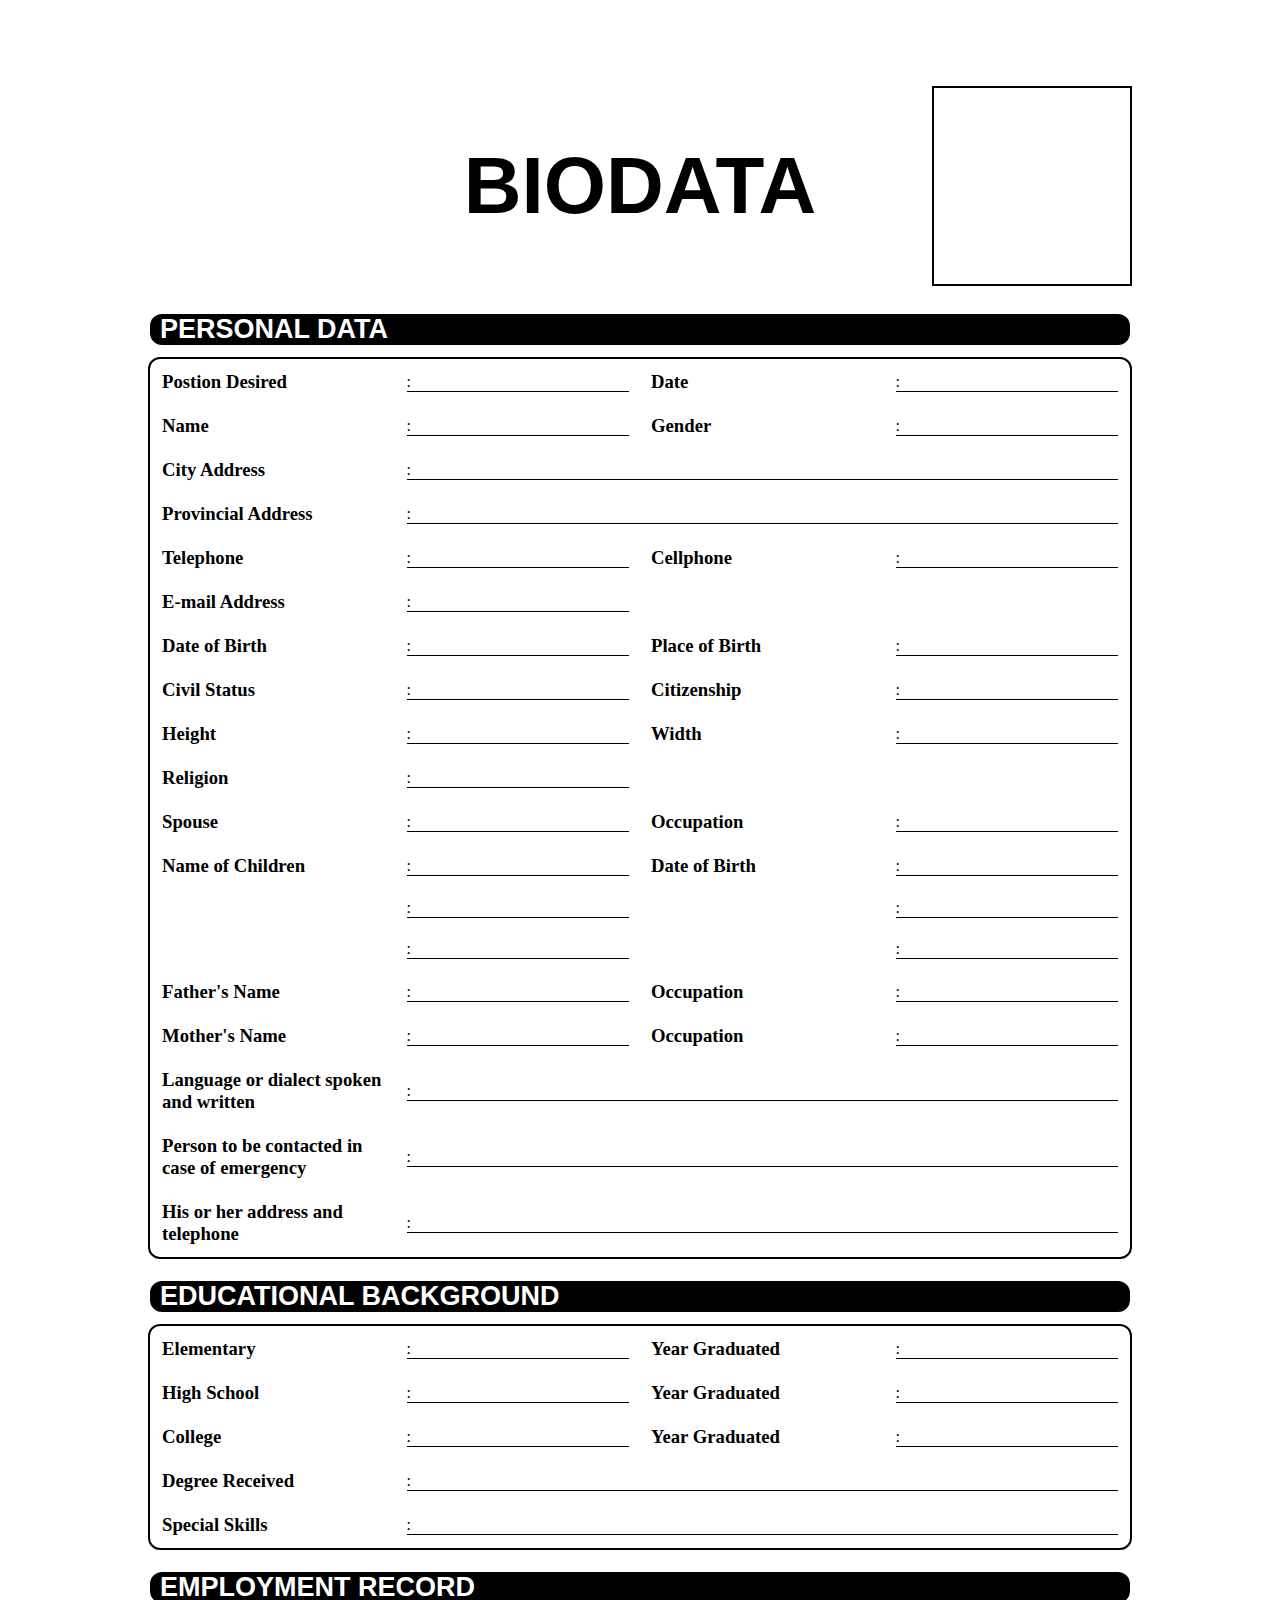
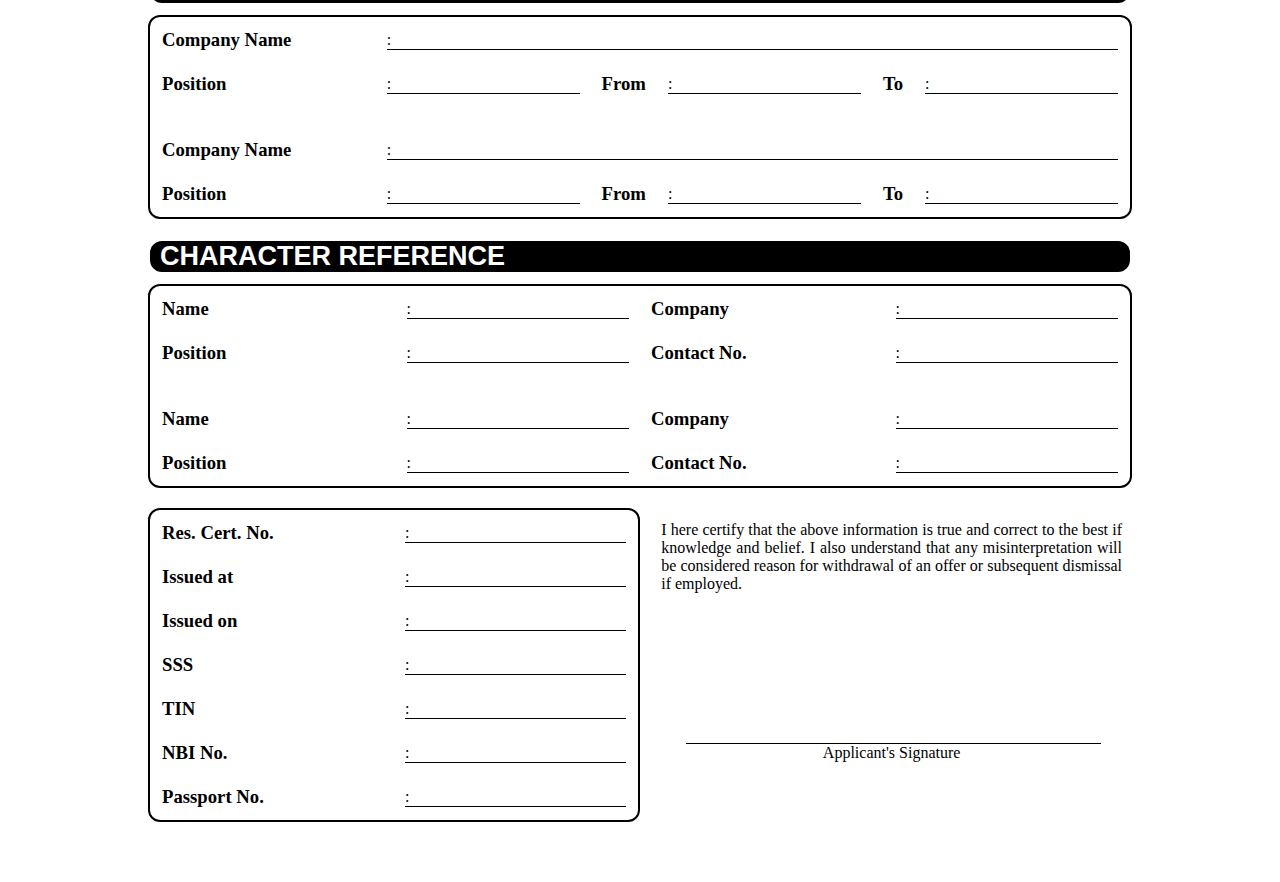
<file: docs/Activity 3 - Biodate Form.html>
<!DOCTYPE html>
<html lang="es">
    <head>
        <title>BIODATA FORM</title>
        <meta charset="UTF-8">
        <meta name="viewport" content="width=device-width, initial-scale=1.0">

        <style>
            * {
            margin: 0;
            padding: 0;
            box-sizing: border-box;
            }
            h1 {
                text-align: center;
                font-size: 500%;
                font-weight: 800;       
                font-family: Arial, Helvetica, sans-serif;
            }
            
            h2 {
                font-family: Arial, Helvetica, sans-serif;
            }

            h3 {
                font-family: 'Times New Roman', Times, serif;
                font-weight: bold;
            }
            table {             
                width: 100%;
                margin-top: 10px;
                border-radius: 12px;
            }
            table td {
                width: 25%;
            }
            .content {
                width: 80%;
                margin: 20px auto;
                padding: 20px;
                position: relative;
            }
            .title {         
                width: 100%;
                display: flex; 
                justify-content: center; 
                align-items: center; 
                margin-top: 100px;
                margin-bottom: 80px;
            }
            .imageBox {
                position: absolute; 
                right: 20px; 
                width: 200px; 
                height: 200px;  
                border: 2px solid black;
            }
            
            .table-header {
                background-color: black;
                color: white;
                text-align: left;
                padding-left: 10px;
                font-size: 18px;
                border-radius: 12px;
            }
            .line {
                width: 100%;
                border-bottom: 1px solid black;
            }
            .table-data th, .table-data td {
                border: none;
                padding: 10px;
            }
        </style>
    </head>

    <body>
        <div class="content">

            <div class="title">
                <h1>BIODATA</h1>
                <div class="imageBox"></div>
            </div>

            <table>
                <tr>
                    <th colspan="4"  class="table-header"><h2>PERSONAL DATA</h2></th>
                </tr>
            </table>

            <table class="table-data" style="border: 2px solid black; margin-bottom: 20px;">
                <tr>
                    <td><h3>Postion Desired</h3></td>
                    <td><div class="line"><span>:</span></div></td>
                    <td><h3>Date</h3></td>
                    <td><div class="line"><span>:</span></div></td>
                </tr>
                <tr>
                    <td><h3>Name</h3></td>
                    <td><div class="line"><span>:</span></div></td>
                    <td><h3>Gender</h3></td>
                    <td><div class="line"><span>:</span></div></td>
                </tr>
                <tr>
                    <td><h3>City Address</h3></td>
                    <td colspan="3"><div class="line"><span>:</span></div></td>
                </tr>
                <tr>
                    <td><h3>Provincial Address</h3></td>
                    <td colspan="3"><div class="line"><span>:</span></div></td>
                </tr>
                <tr>
                    <td><h3>Telephone</h3></td>
                    <td><div class="line"><span>:</span></div></td>
                    <td><h3>Cellphone</h3></td>
                    <td><div class="line"><span>:</span></div></td>
                </tr>
                <tr>
                    <td><h3>E-mail Address</h3></td>
                    <td><div class="line"><span>:</span></div></td>
                </tr>
                <tr>
                    <td><h3>Date of Birth</h3></td>
                    <td><div class="line"><span>:</span></div></td>
                    <td><h3>Place of Birth</h3></td>
                    <td><div class="line"><span>:</span></div></td>
                </tr>
                <tr>
                    <td><h3>Civil Status</h3></td>
                    <td><div class="line"><span>:</span></div></td>
                    <td><h3>Citizenship</h3></td>
                    <td><div class="line"><span>:</span></div></td>
                </tr>
                <tr>
                    <td><h3>Height</h3></td>
                    <td><div class="line"><span>:</span></div></td>
                    <td><h3>Width</h3></td>
                    <td><div class="line"><span>:</span></div></td>
                </tr>
                <tr>
                    <td><h3>Religion</h3></td>
                    <td><div class="line"><span>:</span></div></td>
                </tr>
                <tr>
                    <td><h3>Spouse</h3></td>
                    <td><div class="line"><span>:</span></div></td>
                    <td><h3>Occupation</h3></td>
                    <td><div class="line"><span>:</span></div></td>
                </tr>
                <tr>
                    <td><h3>Name of Children</h3></td>
                    <td><div class="line"><span>:</span></div></td>
                    <td><h3>Date of Birth</h3></td>
                    <td><div class="line"><span>:</span></div></td>
                </tr>
                <tr>
                    <td><h3> </h3></td>
                    <td><div class="line"><span>:</span></div></td>
                    <td><h3> </h3></td>
                    <td><div class="line"><span>:</span></div></td>
                </tr>
                <tr>
                    <td><h3> </h3></td>
                    <td><div class="line"><span>:</span></div></td>
                    <td><h3> </h3></td>
                    <td><div class="line"><span>:</span></div></td>
                </tr>
                <tr>
                    <td><h3>Father's Name</h3></td>
                    <td><div class="line"><span>:</span></div></td>
                    <td><h3>Occupation</h3></td>
                    <td><div class="line"><span>:</span></div></td>
                </tr>
                <tr>
                    <td><h3>Mother's Name</h3></td>
                    <td><div class="line"><span>:</span></div></td>
                    <td><h3>Occupation</h3></td>
                    <td><div class="line"><span>:</span></div></td>
                </tr>
                <tr>
                    <td><h3>Language or dialect spoken and written</h3></td>
                    <td colspan="3"><div class="line"><span>:</span></div></td>
                </tr>
                <tr>
                    <td><h3>Person to be contacted in case of emergency</h3></td>
                    <td colspan="3"><div class="line"><span>:</span></div></td>
                </tr>
                <tr>
                    <td><h3>His or her address and telephone</h3></td>
                    <td colspan="3"><div class="line"><span>:</span></div></td>
                </tr>
            </table>

            <table>
                <tr>
                    <th colspan="4"  class="table-header"><h2>EDUCATIONAL BACKGROUND</h2></th>
                </tr>
            </table>

            <table class="table-data" style="border: 2px solid black; margin-bottom: 20px;">
                <tr>
                    <td><h3>Elementary</h3></td>
                    <td><div class="line"><span>:</span></div></td>
                    <td><h3>Year Graduated</h3></td>
                    <td><div class="line"><span>:</span></div></td>
                </tr>
                <tr>
                    <td><h3>High School</h3></td>
                    <td><div class="line"><span>:</span></div></td>
                    <td><h3>Year Graduated</h3></td>
                    <td><div class="line"><span>:</span></div></td>
                </tr>
                <tr>
                    <td><h3>College</h3></td>
                    <td><div class="line"><span>:</span></div></td>
                    <td><h3>Year Graduated</h3></td>
                    <td><div class="line"><span>:</span></div></td>
                </tr>
                <tr>
                    <td><h3>Degree Received</h3></td>
                    <td colspan="3"><div class="line"><span>:</span></div></td>
                </tr>
                <tr>
                    <td><h3>Special Skills</h3></td>
                    <td colspan="3"><div class="line"><span>:</span></div></td>
                </tr>
            </table>


            <table>
                <tr>
                    <th colspan="4"  class="table-header"><h2>EMPLOYMENT RECORD</h2></th>
                </tr>
            </table>            

            <table class="table-data" style="border: 2px solid black; margin-bottom: 20px;">
                <tr>
                    <td><h3>Company Name</h3></td>
                    <td colspan="5"><div class="line"><span>:</span></div></td>
                </tr>
                <tr>
                    <td><h3>Position</h3></td>
                    <td><div class="line"><span>:</span></div></td>
                    <td style="width: fit-content;"><h3>From</h3></td>
                    <td><div class="line"><span>:</span></div></td>
                    <td style="width: fit-content;"><h3>To</h3></td>
                    <td><div class="line"><span>:</span></div></td>
                </tr>
                <tr><td></td></tr>
                <tr>
                    <td><h3>Company Name</h3></td>
                    <td colspan="5"><div class="line"><span>:</span></div></td>
                </tr>
                <tr>
                    <td><h3>Position</h3></td>
                    <td><div class="line"><span>:</span></div></td>
                    <td style="width: fit-content;"><h3>From</h3></td>
                    <td><div class="line"><span>:</span></div></td>
                    <td style="width: fit-content;"><h3>To</h3></td>
                    <td><div class="line"><span>:</span></div></td>
                </tr>
            </table>

            <table>
                <tr>
                    <th colspan="4"  class="table-header"><h2>CHARACTER REFERENCE</h2></th>
                </tr>
            </table> 
            <table class="table-data" style="border: 2px solid black; margin-bottom: 20px;">
                <tr>
                    <td><h3>Name</h3></td>
                    <td><div class="line"><span>:</span></div></td>
                    <td><h3>Company</h3></td>
                    <td><div class="line"><span>:</span></div></td>
                </tr>
                <tr>
                    <td><h3>Position</h3></td>
                    <td><div class="line"><span>:</span></div></td>
                    <td><h3>Contact No.</h3></td>
                    <td><div class="line"><span>:</span></div></td>
                </tr>
                <tr><td></td></tr>
                <tr>
                    <td><h3>Name</h3></td>
                    <td><div class="line"><span>:</span></div></td>
                    <td><h3>Company</h3></td>
                    <td><div class="line"><span>:</span></div></td>
                </tr>
                <tr>
                    <td><h3>Position</h3></td>
                    <td><div class="line"><span>:</span></div></td>
                    <td><h3>Contact No.</h3></td>
                    <td><div class="line"><span>:</span></div></td>
                </tr>
            </table>

            
            <table class="table-data" id="table-bottom" style="width: 50%; border: 2px solid black; margin-bottom: 20px;">
                <tr>
                    <td><h3>Res. Cert. No.</h3></td>
                    <td><div class="line"><span>:</span></div></td>
                </tr>
                <tr>
                    <td><h3>Issued at</h3></td>
                    <td><div class="line"><span>:</span></div></td>
                </tr>
                <tr>
                    <td><h3>Issued on</h3></td>
                    <td><div class="line"><span>:</span></div></td>
                </tr>
                <tr>
                    <td><h3>SSS</h3></td>
                    <td><div class="line"><span>:</span></div></td>
                </tr>
                <tr>
                    <td><h3>TIN</h3></td>
                    <td><div class="line"><span>:</span></div></td>
                </tr>
                <tr>
                    <td><h3>NBI No.</h3></td>
                    <td><div class="line"><span>:</span></div></td>
                </tr>
                <tr>
                    <td><h3>Passport No.</h3></td>
                    <td><div class="line"><span>:</span></div></td>
                </tr>
            </table>
        
            <div style="width: 45%; float: right; text-align: justify; position: absolute; right: 30px; bottom: 100px;">
                <p>I here certify that the above information is true and correct 
                    to the best if knowledge and belief. I also understand 
                    that any misinterpretation will be considered reason for 
                    withdrawal of an offer or subsequent dismissal if employed.</p>

                    <div class="line" style="width: 90%; margin: 150px 25px 0 25px;"></div>
                <p style="text-align: center;">Applicant's Signature</p>
            </div>
        </div>
    </body>
</html>
</file>
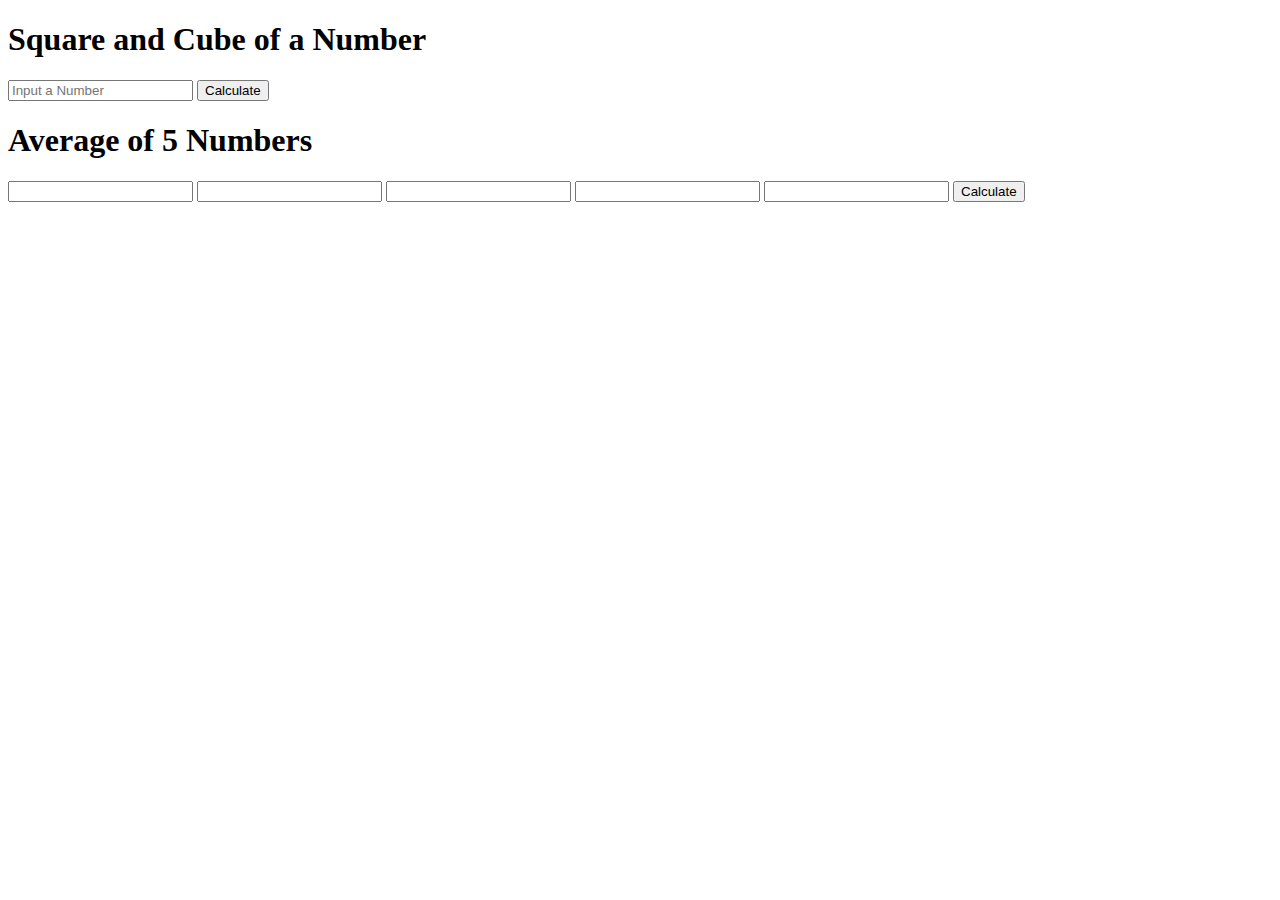
<file: docs/Activity 5 - JavaScript Functions.html>
<!DOCTYPE html>
<html>

<head>
    <meta charset="utf-8">
    <meta name="viewport" content="width=device-width">
    <title>Golosinda, Aaron Mhar G.</title>
</head>

<body>

    <h1>Square and Cube of a Number</h1>
    <input id="numba" placeholder="Input a Number" type="number">
    <button onclick="calculateSquareCube()">Calculate</button>
    <p id="result1" style="color:black;"></p>

    <h1>Average of 5 Numbers</h1>
    <input id="num1" type="number">
    <input id="num2" type="number">
    <input id="num3" type="number">
    <input id="num4" type="number">
    <input id="num5" type="number">
    <button onclick="calculateAverage()">Calculate</button>
    <p id="result2" style="color:black;"></p>

    <script>
        function calculateSquareCube() {
          var num = document.getElementById("numba").value;
          var square = num * num;
          var cube = num * num * num;
          document.getElementById("result1").innerText = "Square: " + square + ", Cube: " + cube;
        }
    
        function calculateAverage() {
          var num1 = parseFloat(document.getElementById("num1").value);
          var num2 = parseFloat(document.getElementById("num2").value);
          var num3 = parseFloat(document.getElementById("num3").value);
          var num4 = parseFloat(document.getElementById("num4").value);
          var num5 = parseFloat(document.getElementById("num5").value);
    
          var average = (num1 + num2 + num3 + num4 + num5) / 5;
          document.getElementById("result2").innerText = "Average: " + average;
        }
    </script>
</body>

</html>
</file>
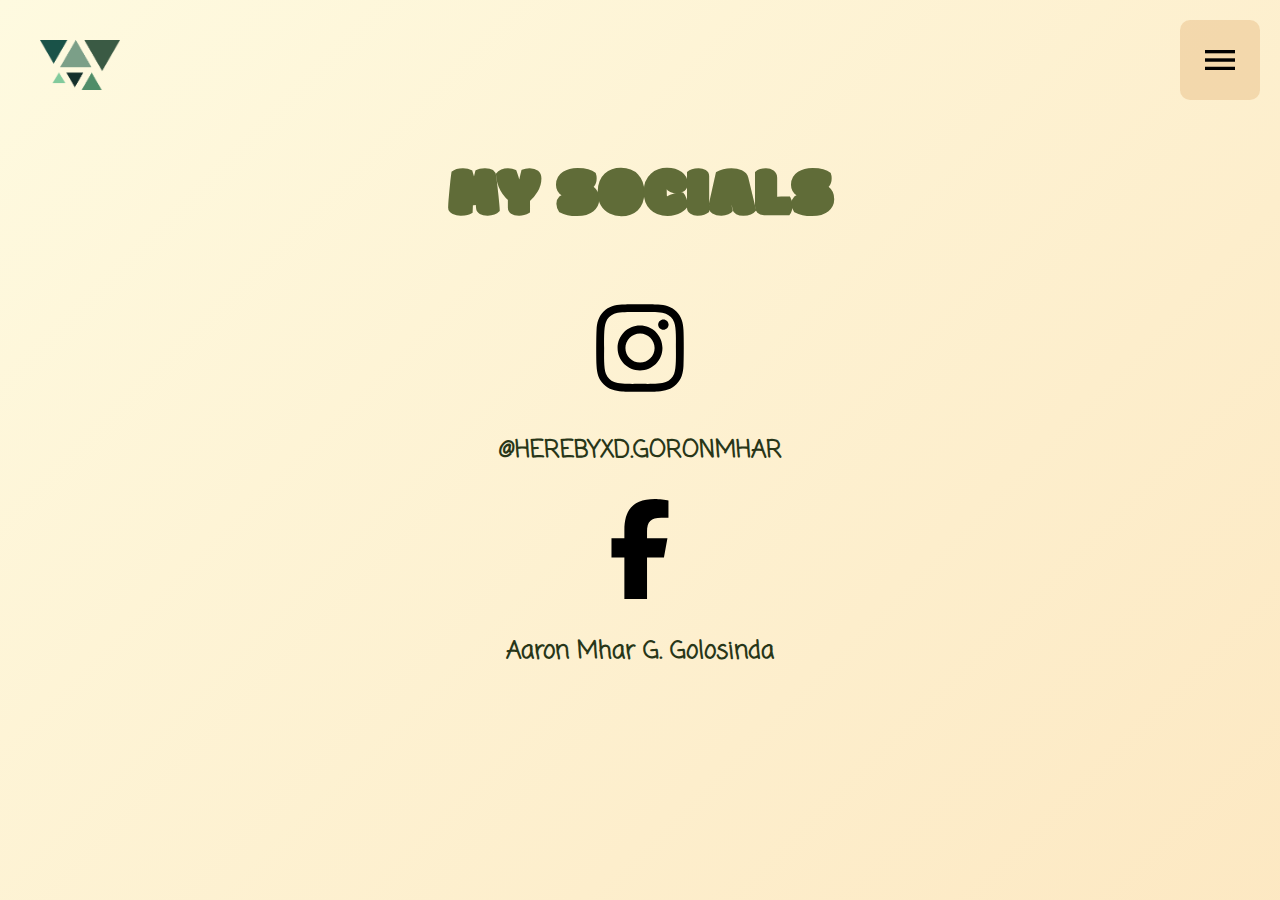
<file: docs/contact.html>
<!Doctype html>

<html>

	<head>
        <meta charset="UTF-8">
        <meta name="viewport" content="witdth=device-width, initial-scale=1.0">
        <title>Aaron's Portfolio - About</title>
        <link rel="icon" type="image/x-icon" href="img/logo.ico">
        <link rel="stylesheet" href="CSS/style.css"> 
    </head>

	<body>
        <div class="container" id="header">
            <div class="logo">
                <img src="img/Logo.png">
            </div>
            <div class="nav-button" id="navButton">
                <img src="img/menu.png">
                <button id="contact-button">
                    <a href="contact.html"><img src="img/phone.png"></a>
                </button>
                <button id="about-button">
                    <a href="about.html"><img src="img/person.png"></a>
                </button>
                <button id="home-button">
                    <a href="index.html"><img src="img/home.png"></a>
                </button>
            </div>
        </div>

         <div class="container" id="title">
            <h1>MY SOCIALS</h1> <br>
            <div id="socials-container">
                <a href="https://www.instagram.com/herebyxd.goronmhar/profilecard/?igsh=bGpwYnRheDl2M244"><svg xmlns="http://www.w3.org/2000/svg" viewBox="0 0 448 512"><!--!Font Awesome Free 6.7.1 by @fontawesome - https://fontawesome.com License - https://fontawesome.com/license/free Copyright 2024 Fonticons, Inc.--><path d="M224.1 141c-63.6 0-114.9 51.3-114.9 114.9s51.3 114.9 114.9 114.9S339 319.5 339 255.9 287.7 141 224.1 141zm0 189.6c-41.1 0-74.7-33.5-74.7-74.7s33.5-74.7 74.7-74.7 74.7 33.5 74.7 74.7-33.6 74.7-74.7 74.7zm146.4-194.3c0 14.9-12 26.8-26.8 26.8-14.9 0-26.8-12-26.8-26.8s12-26.8 26.8-26.8 26.8 12 26.8 26.8zm76.1 27.2c-1.7-35.9-9.9-67.7-36.2-93.9-26.2-26.2-58-34.4-93.9-36.2-37-2.1-147.9-2.1-184.9 0-35.8 1.7-67.6 9.9-93.9 36.1s-34.4 58-36.2 93.9c-2.1 37-2.1 147.9 0 184.9 1.7 35.9 9.9 67.7 36.2 93.9s58 34.4 93.9 36.2c37 2.1 147.9 2.1 184.9 0 35.9-1.7 67.7-9.9 93.9-36.2 26.2-26.2 34.4-58 36.2-93.9 2.1-37 2.1-147.8 0-184.8zM398.8 388c-7.8 19.6-22.9 34.7-42.6 42.6-29.5 11.7-99.5 9-132.1 9s-102.7 2.6-132.1-9c-19.6-7.8-34.7-22.9-42.6-42.6-11.7-29.5-9-99.5-9-132.1s-2.6-102.7 9-132.1c7.8-19.6 22.9-34.7 42.6-42.6 29.5-11.7 99.5-9 132.1-9s102.7-2.6 132.1 9c19.6 7.8 34.7 22.9 42.6 42.6 11.7 29.5 9 99.5 9 132.1s2.7 102.7-9 132.1z"/></svg></a>
                <h2>@HEREBYXD.GORONMHAR</h2>
                <a href="https://www.facebook.com/leave.me.alone.but.nooooo?mibextid=ZbWKwL"><svg xmlns="http://www.w3.org/2000/svg" viewBox="0 0 320 512"><!--!Font Awesome Free 6.7.1 by @fontawesome - https://fontawesome.com License - https://fontawesome.com/license/free Copyright 2024 Fonticons, Inc.--><path d="M80 299.3V512H196V299.3h86.5l18-97.8H196V166.9c0-51.7 20.3-71.5 72.7-71.5c16.3 0 29.4 .4 37 1.2V7.9C291.4 4 256.4 0 236.2 0C129.3 0 80 50.5 80 159.4v42.1H14v97.8H80z"/></svg></a>
                <h2>Aaron Mhar G. Golosinda</h1>
                    
            </div>
        </div>
    </body>
</html>
</file>
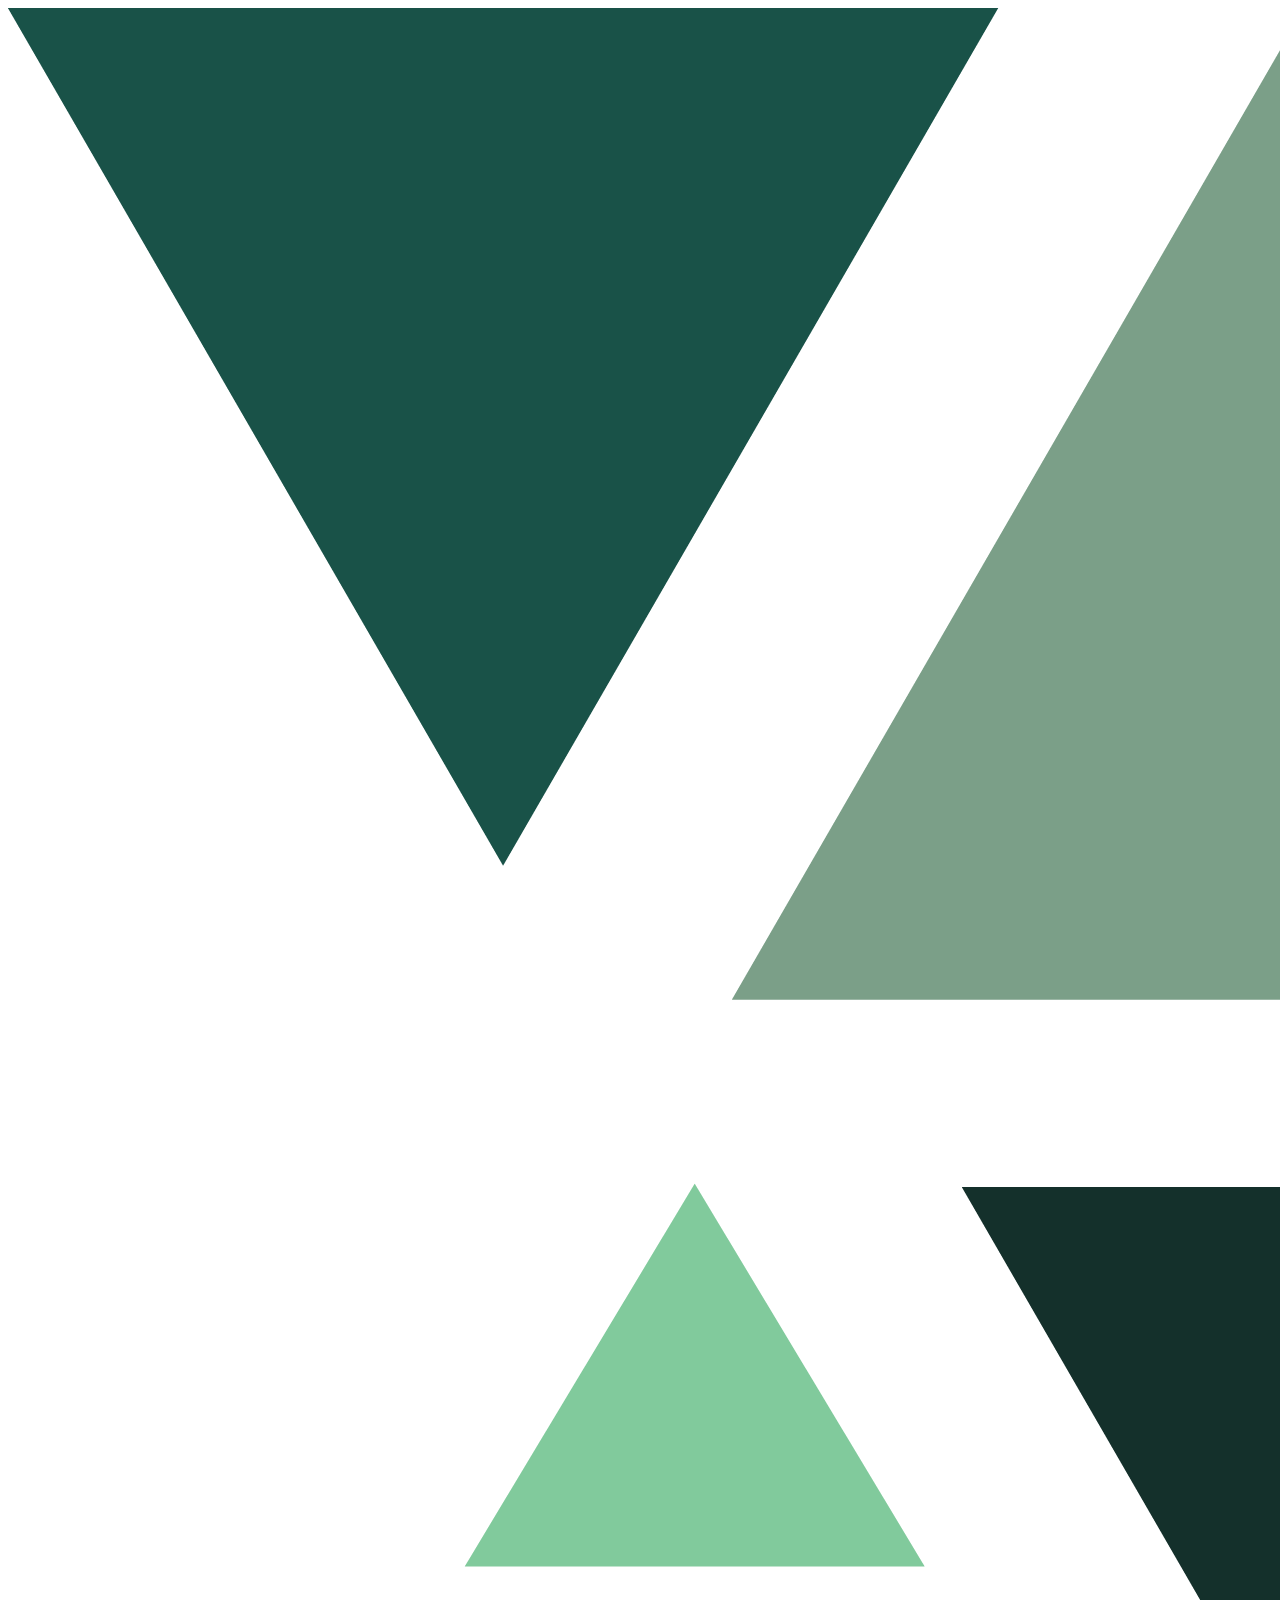
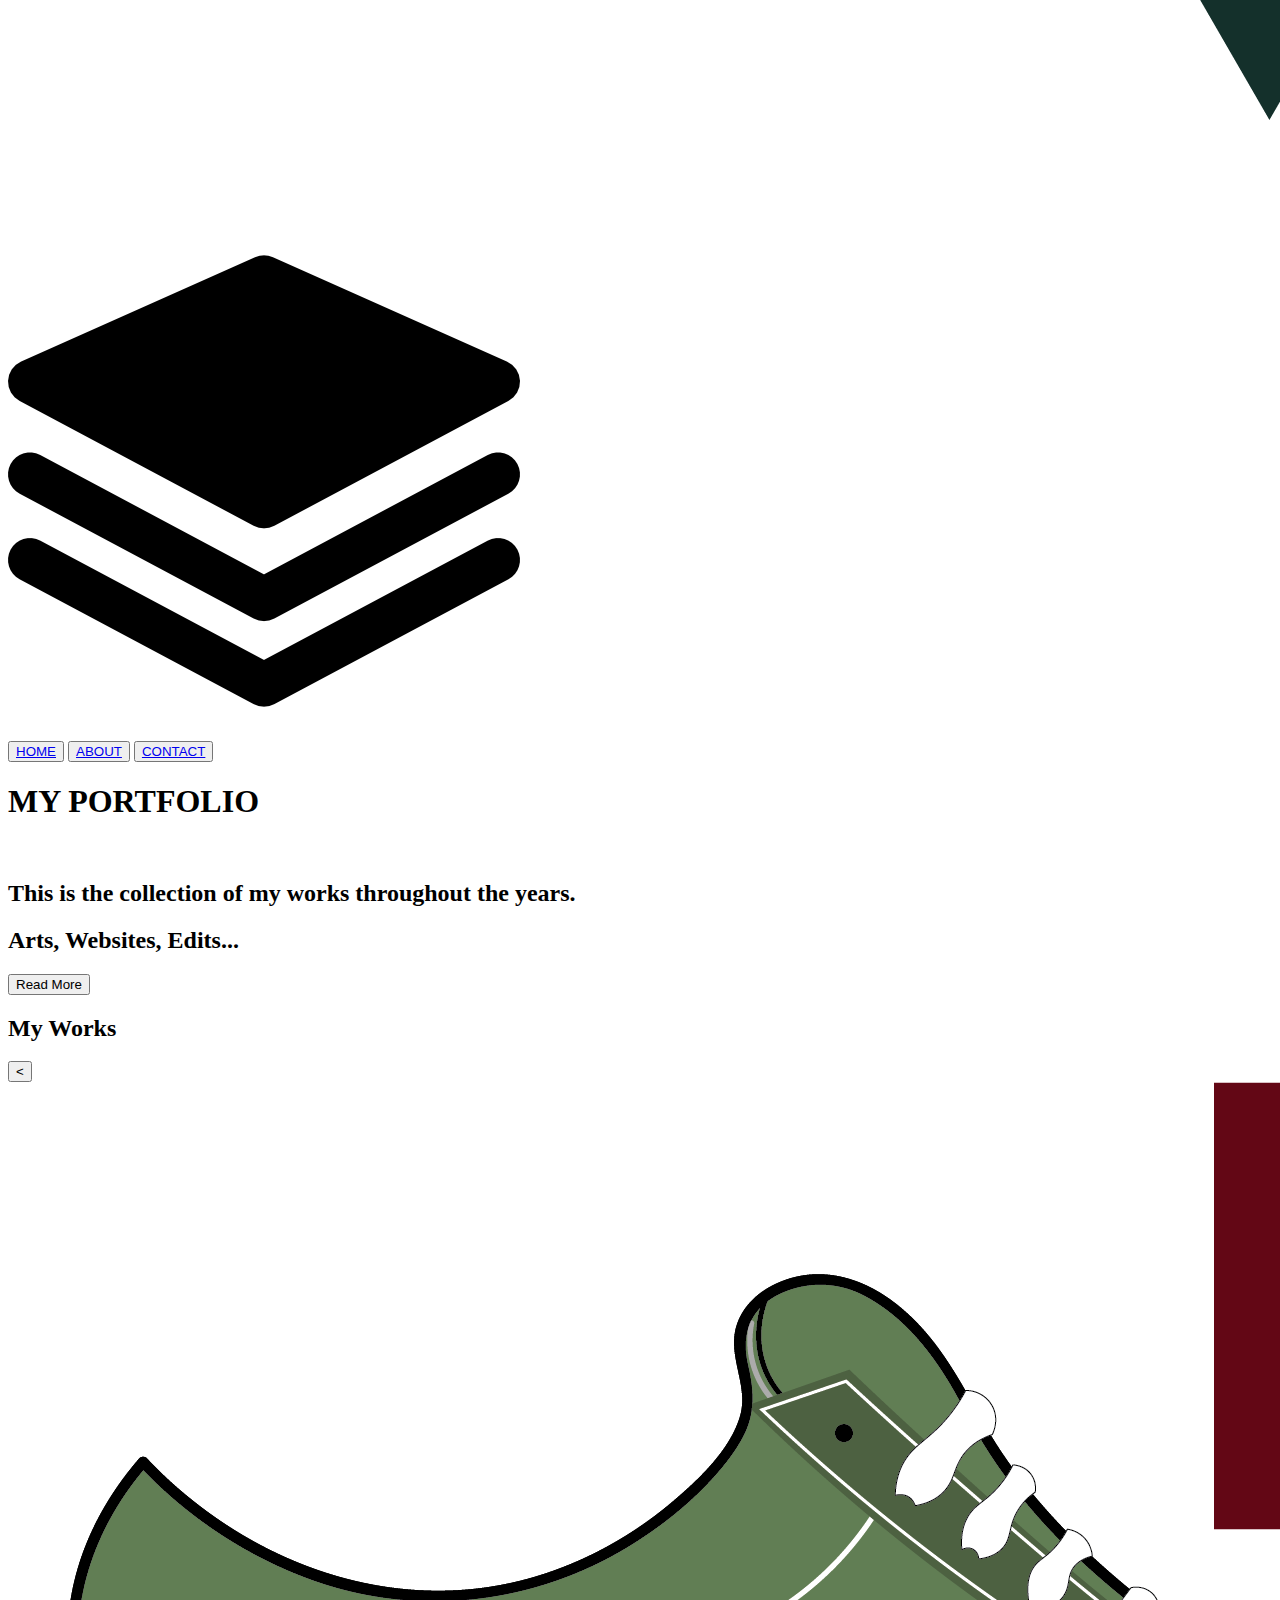
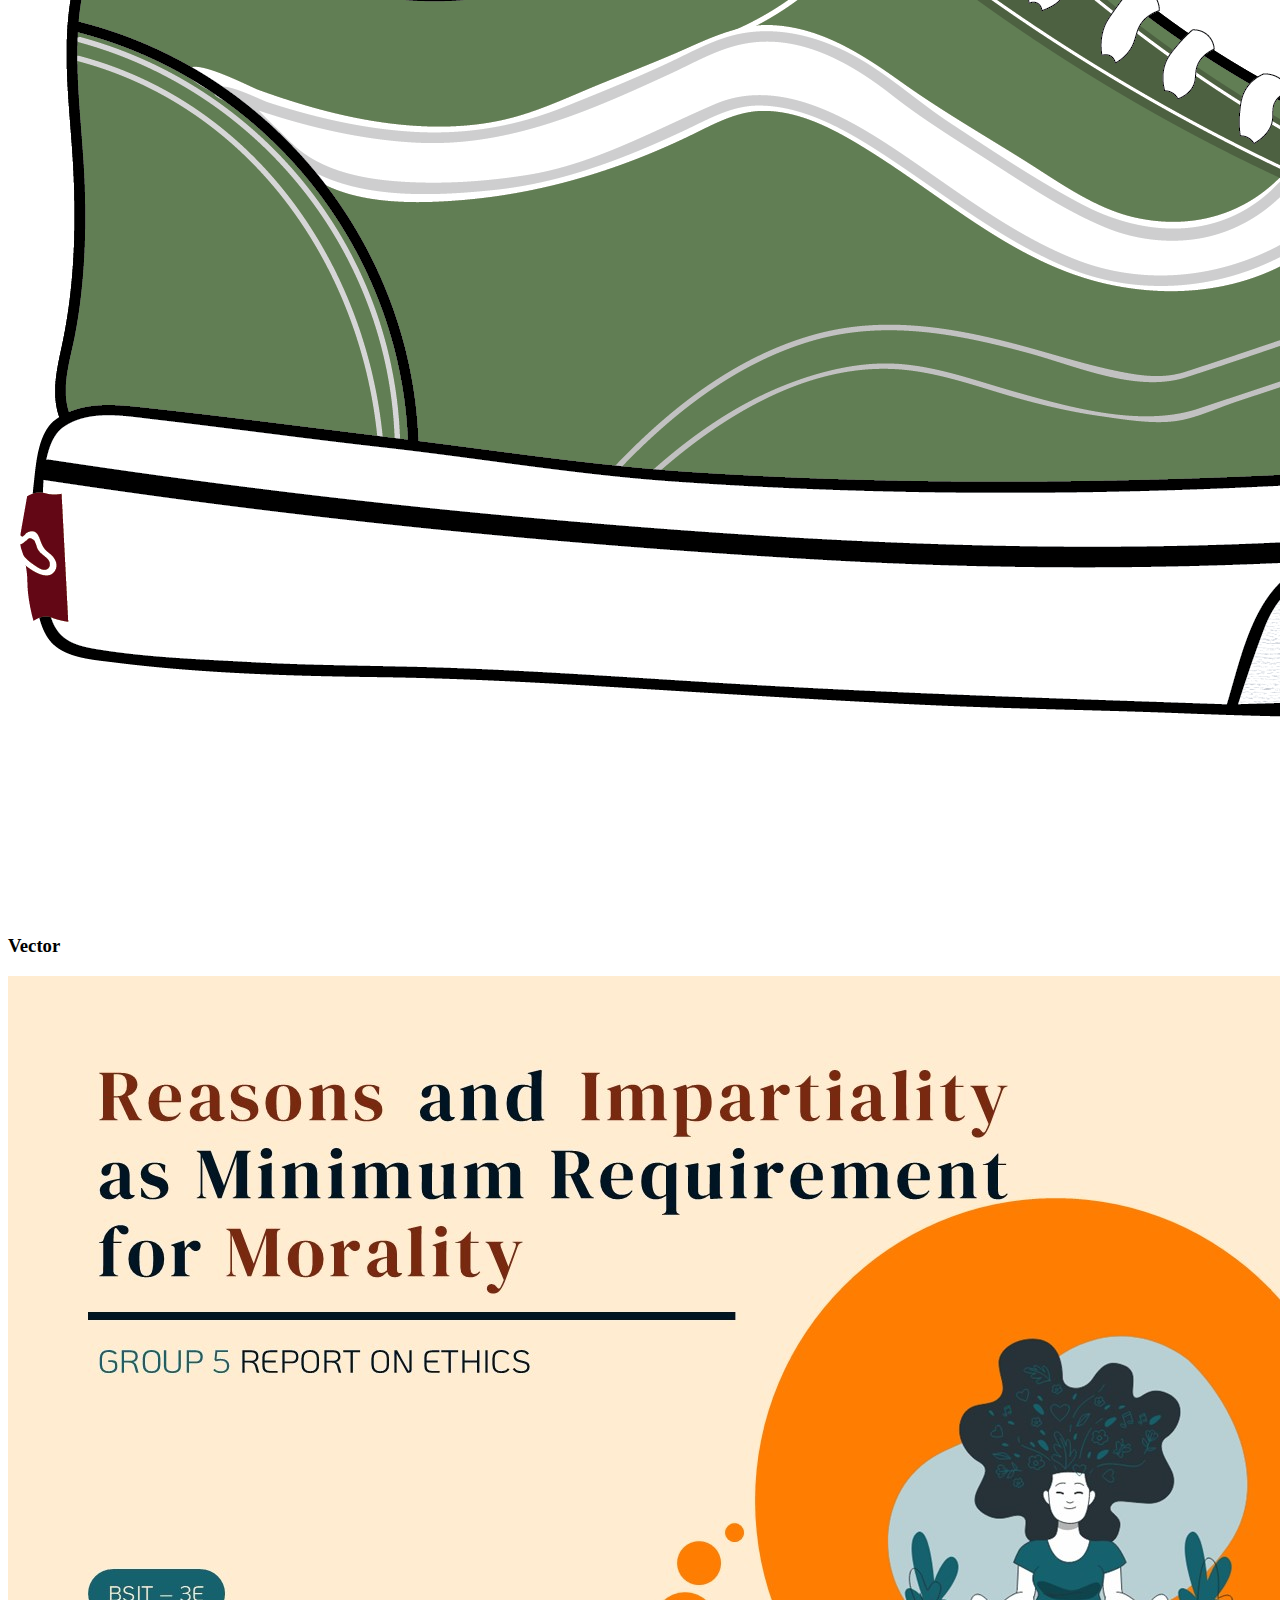
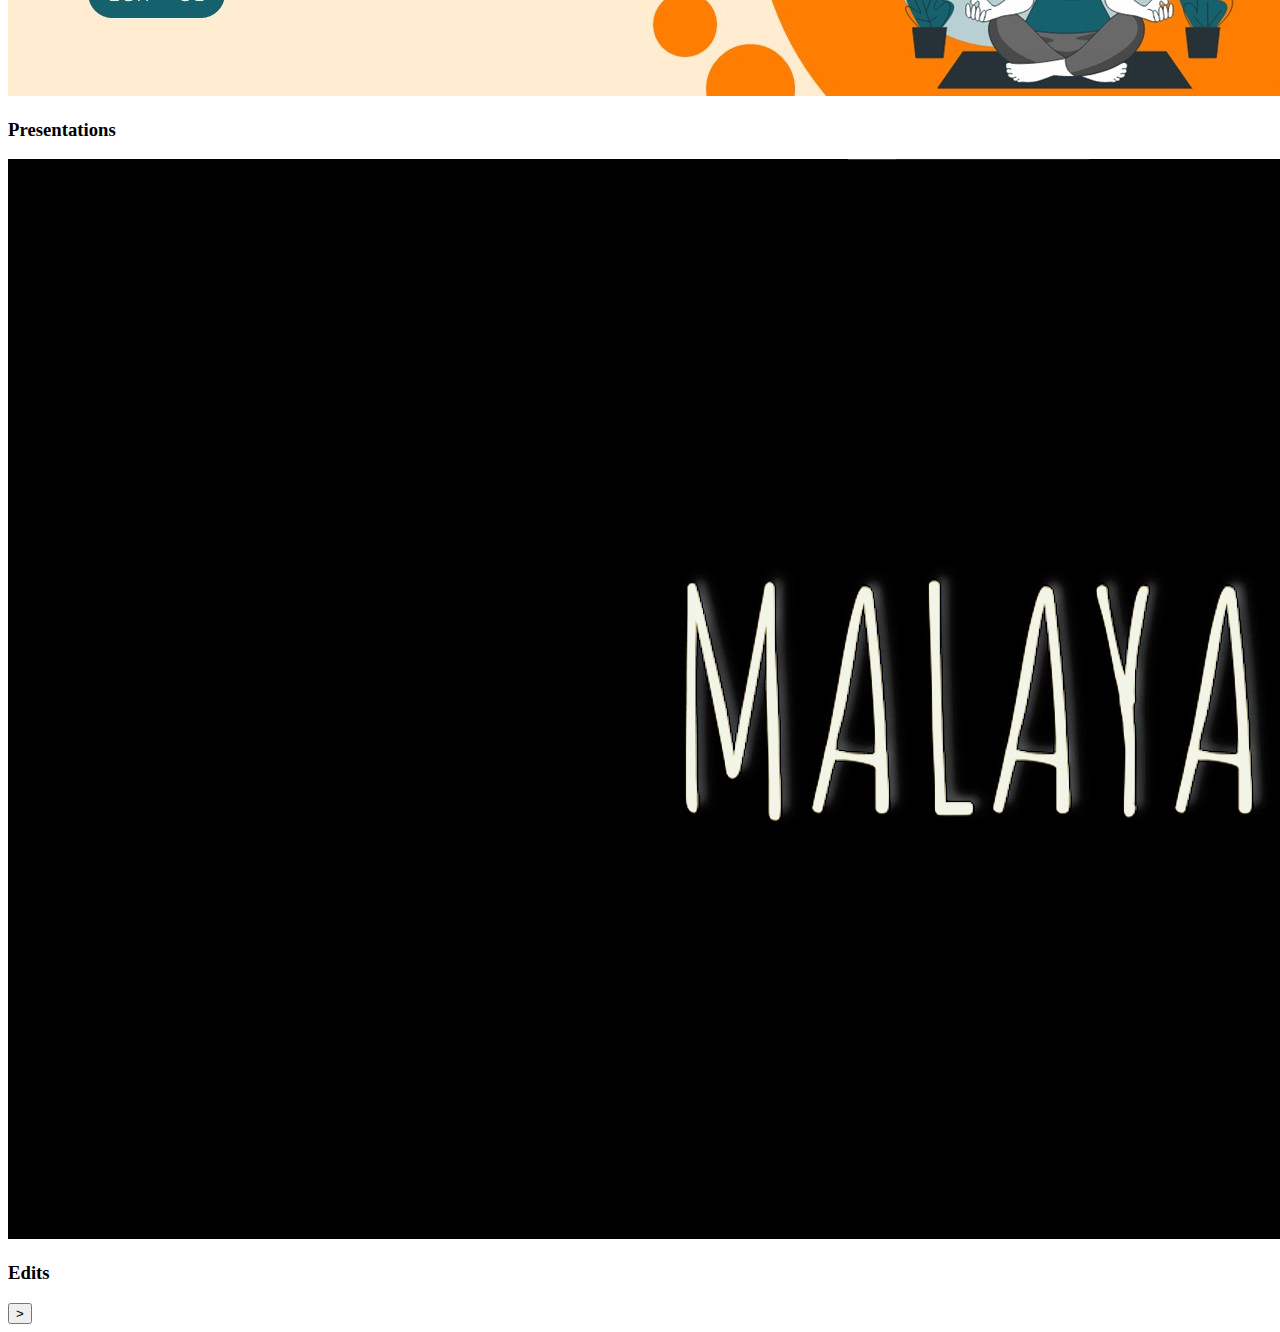
<file: docs/Activity 4 - Applying CSS to Portfolio/Main.html>
<!DOCTYPE html>
<html lang="es">
    <head>
        <meta charset="UTF-8">
        <meta name="viewport" content="witdth=device-width, initial-scale=1.0">
        <title>Aaron's Portfolio</title>
    </head>

    <body>

        <div class="container" id="header">
            <div class="logo">
                <img src="images/Logo.png">
            </div>
            <div class="nav-button">
                    <img src="images/stack.png">
                <div class="button-container">
                    <button id="home-button">
                        <a href="#">HOME</a>
                    </button>
                    <button id="about-button">
                        <a href="#">ABOUT</a>
                    </button>
                    <button id="contact-button">
                        <a href="#">CONTACT</a>
                    </button>
                </div>
            </div>
        </div>

        <div class="container" id="title">
            <h1>MY PORTFOLIO</h1> <br>
            <h2>This is the collection of my works throughout the years.</h2> 
            <h2>Arts, Websites, Edits...</h2>
            <button>Read More</button>
        </div>

        <div class="container" id="carousel">
            <h2>My Works</h2>

            <div class="container" id="carousel-item">
                <button>&lt;</button>
                <div class="carousel-items">
                    <img src="images/VANS.png">
                    <h3>Vector</h3>
                </div>
                <div class="carousel-items">
                    <img src="images/Reports.jpg">
                    <h3>Presentations</h3>
                </div>
                <div class="carousel-items">
                    <img src="images/edits.png">
                    <h3>Edits</h3>
                </div>
                <button>&gt;</button>
            </div>
        </div>
    </body>


</html>
</file>
<file: docs/CSS/style.css>
@font-face {
	font-family: Modak-Regular;
	src: url(src/fonts/Modak-Regular.ttf);
}
@font-face {
	font-family: ComingSoon-Regular;
	src: url(src/fonts/ComingSoon-Regular.ttf);
}
/*	This is the main Stylesheet	*/
* {
    margin: 0;
    scroll-behavior: smooth;
}
body {
    background-color: #fefae0;
    overflow-x: hidden;
    background-size: 300% 300%;
	background-image: linear-gradient(-45deg, #FFF199 0%, #EDFCB8 25%, #FCE2B8 51%, #fefae0 100%);
	-webkit-animation: AnimateBG 20s ease infinite;
     animation: AnimateBG 20s ease infinite;
}
a {
	text-decoration: none;
}
  

@-webkit-keyframes AnimateBG {
  0% {
    background-position: 0% 50%;
  }
  50% {
    background-position: 100% 50%;
  }
  100% {
    background-position: 0% 50%;
  }
}

@keyframes AnimateBG {
  0% {
    background-position: 0% 50%;
  }
  50% {
    background-position: 100% 50%;
  }
  100% {
    background-position: 0% 50%;
  }
}

.container {
    display: flex;
}
#header {
    justify-content: space-between;
}
.logo {
    margin: 20px;
    padding: 20px;
    vertical-align: middle;
}
.logo img  {
    width: 80px;
    object-fit: contain;
}
.nav-button {
	display: flex;
    margin: 20px;
    padding: 20px;
    height:  40px;
    width: 40px;
	cursor: pointer;
	border-radius: 10px;
    vertical-align: middle;
	align-content: center;
	align-items: center;
	transition: 0.250s ease-in;
	border: 0px solid transparent;
	box-shadow: 0px 0px 0px #fefae0;
	justify-content: space-between;
	flex-direction: row-reverse;
	background: rgba(221, 161, 94, 0.3);
}
.nav-button:hover {
	background: rgba(221, 161, 94, 0.5);
	border: 0px solid #bc6c25;
	width: 300px;
}
.nav-button:hover button {
	display: flex;
	opacity: 1;
}
.nav-button img {
    width: 40px;
    object-fit: contain;
}
.nav-button button {
    display: flex;
    opacity: 0;
    margin: 0px;
    transition: .25s 0s ease-out;
    background: transparent;
    border: 0px solid black;
    border-radius: 5px;
    box-shadow: 0px 0px 0px black;
}
.nav-button button:hover {
	box-shadow: 0px 0px 2px #000000;
}

/* Main Content */

#title {
    flex-direction: column;
    justify-content: center;
    align-items: center;
    margin-bottom: 50px;
}
#title h1 {
    color: #606c38;
    font-size: 70px;
    font-family: 'Modak-Regular';
    font-weight: 900;
    text-align: center;
    margin: 10px;
}
#title h2 {
    margin: 10px;
    color: #283618;
    text-align: center;
    font-family: 'ComingSoon-Regular';
}
#title button {
	border: 0px solid black;
    border-radius: 20px;
    box-shadow: 0px 0px 0px black;
    color: #fefae0;
    background-color: #bc6c25;
    background: ;
    font-family: 'ComingSoon-Regular';
    font-size: 20px;
    margin: 10px;
    padding: 0.5em;
    transition: 0.25s ease-out;
}
#title button:hover {
    background-color: #E88C5B;
    color: #EBFFCA;
    box-shadow: 0px 0px 5px black;
    cursor: pointer;
}
#carousel {
    justify-content: space-evenly;
    flex-direction: column;
    color: #606c38;
    font-family: 'Modak-Regular';
    font-size: 30px;
    text-align: center;
    letter-spacing: 3px;
    transition: 0.125s ease-out;
}
#carousel-item {
    justify-content: space-between;
    align-items: center;
}
.carousel-items {
    border-radius: 10px;
    background-color: rgba(254,250,225, 0.5);
    margin: 50px;
    padding: 10px;
    box-shadow: 0px 0px 0px black;
    transition: 0.25s ease-out;
}
.carousel-items:hover {
	box-shadow: 0px 0px 5px black;
	margin-right: 100px;
	margin-left: 0px;
} 
.carousel-items img {
    width: 350px;
    height: 300px;
    object-fit: contain;
}
.carousel-items h3 {
	color: #606c38;
	text-decoration: none;
}
.carousel-items h3:active {
	text-decoration: none;
}
/*	About Page	*/
#about-container {
	flex-direction: row;
    justify-content: center;
    align-items: center;
    margin: 10px 10% 50px 10%;
    border: 5px solid rgba(221, 161, 94, 1.0);
    border-radius: 50px;
    background-color: rgba(221, 161, 94, 0.3);
    box-shadow: 0px 0px 0px black;
    transition: 0.25s ease-out;
}
#about-container:hover {
    border: 5px solid rgba(221, 161, 94, .5);
	background-color: rgba(221, 161, 94, 0.5);
	box-shadow: 20px 30px 0px black;
	margin: 10px 11% 50px 9%;
}
#about-container h1 {
    color: #606c38;
    font-size: 50px;
    font-family: 'Modak-Regular';
    font-weight: 900;
    text-align: center;
    margin: 50px ;
}
#about-container h2 {
    margin: 20px 10% 70px 10%;
    color: #283618;
    text-align: justify;
    font-family: 'ComingSoon-Regular';
}
#mypic {
	border-radius: 50% 50% 10px 10px;
	margin: 100px;
}

/*	Contact Page	*/
#socials-container {
	display: flex;
	flex-direction: column;
	justify-content: space-evenly;
	align-items: center;
}
#socials-container svg  {
	margin: 20px;
	position: relative;
	width: 100px;
	height: 100px;
}

/*	Portfolio Page	*/
#ppt-container {
    flex-direction: column;
    justify-content: center;
    align-items: center;
    margin-bottom: 50px;
}
#ppt-container h1 {
    color: #606c38;
    font-size: 70px;
    font-family: 'Modak-Regular';
    font-weight: 900;
    text-align: center;
    margin: 10px;
}
#ppt-container h2 {
    margin: 10px;
    color: #283618;
    text-align: center;
    font-family: 'ComingSoon-Regular';
}
#ppts {
	justify-content: space-evenly;
	flex-wrap: wrap;
	margin: 50px;
}
#ppts img {
	width: 30%;
	margin: 10px;
	border-radius: 20px;
	box-shadow: 0px 0px 0px black;
	transition: 0.25s ease-out;
}
#ppts img:hover {
	box-shadow: 0px 0px 5px black;
	margin-right: 100px;
}
#edits-container {
    flex-direction: column;
    justify-content: center;
    align-items: center;
    margin-bottom: 50px;
}
#edits-container h1 {
    color: #606c38;
    font-size: 70px;
    font-family: 'Modak-Regular';
    font-weight: 900;
    text-align: center;
    margin: 10px;
}
#edits-container h2 {
    margin: 10px;
    color: #283618;
    text-align: center;
    font-family: 'ComingSoon-Regular';
}
#edits {
    flex-direction: column;
    justify-content: center;
    align-items: center;
}
#edits button {
	border: 0px solid black;
    border-radius: 20px;
    box-shadow: 0px 0px 0px black;
    color: #fefae0;
    background-color: #bc6c25;
    background: ;
    font-family: 'ComingSoon-Regular';
    font-size: 20px;
    margin: 10px;
    padding: 0.5em;
    transition: 0.25s ease-out;
}
#edits button:hover {
    background-color: #E88C5B;
    color: #EBFFCA;
    box-shadow: 0px 0px 5px black;
    cursor: pointer;
}
#edits img {
	width: 40%;
	margin: 10px;
	border-radius: 20px;
	box-shadow: 0px 0px 0px black;
	transition: 0.25s ease-out;
}
#pages {
	flex-direction: column;
	justify-content: center;
    align-items: center;
}
#pages h1 {
    color: #606c38;
    font-size: 70px;
    font-family: 'Modak-Regular';
    font-weight: 900;
    text-align: center;
    margin: 10px;
}
#pages h2 {
    margin: 10px;
    color: #283618;
    text-align: center;
    font-family: 'ComingSoon-Regular';
}
#pages-container {
    justify-content: space-evenly;
    flex-wrap: nowrap;
    margin-bottom: 0px;
}
#pages-container img {
	width: 30%;
	margin: 50px;
	margin-bottom: 0px;
	border-radius: 20px;
	box-shadow: 0px 0px 0px black;
	transition: 0.25s ease-out;
}
#pages-link {
	width: 80%;
	flex-direction: row;
	justify-content: space-between;
	margin-bottom: 100px;
}
#pages-link button {
	border: 0px solid black;
    border-radius: 20px;
    box-shadow: 0px 0px 0px black;
    color: #fefae0;
    background-color: #bc6c25;
    background: ;
    font-family: 'ComingSoon-Regular';
    font-size: 20px;
    margin: 10px;
    padding: 0.5em;
    transition: 0.25s ease-out;
}
#pages-link button:hover {
    background-color: #E88C5B;
    color: #EBFFCA;
    box-shadow: 0px 0px 5px black;
    cursor: pointer;
}
#vector-container {
    flex-direction: column;
    justify-content: center;
    align-items: center;
    margin-bottom: 50px;
}
#vector-container h1 {
    color: #606c38;
    font-size: 70px;
    font-family: 'Modak-Regular';
    font-weight: 900;
    text-align: center;
    margin: 10px;
}
#vector-container h2 {
    margin: 10px;
    color: #283618;
    text-align: center;
    font-family: 'ComingSoon-Regular';
}
.vectors {
	width: 50%;
	margin: 50px;
}
</file>
